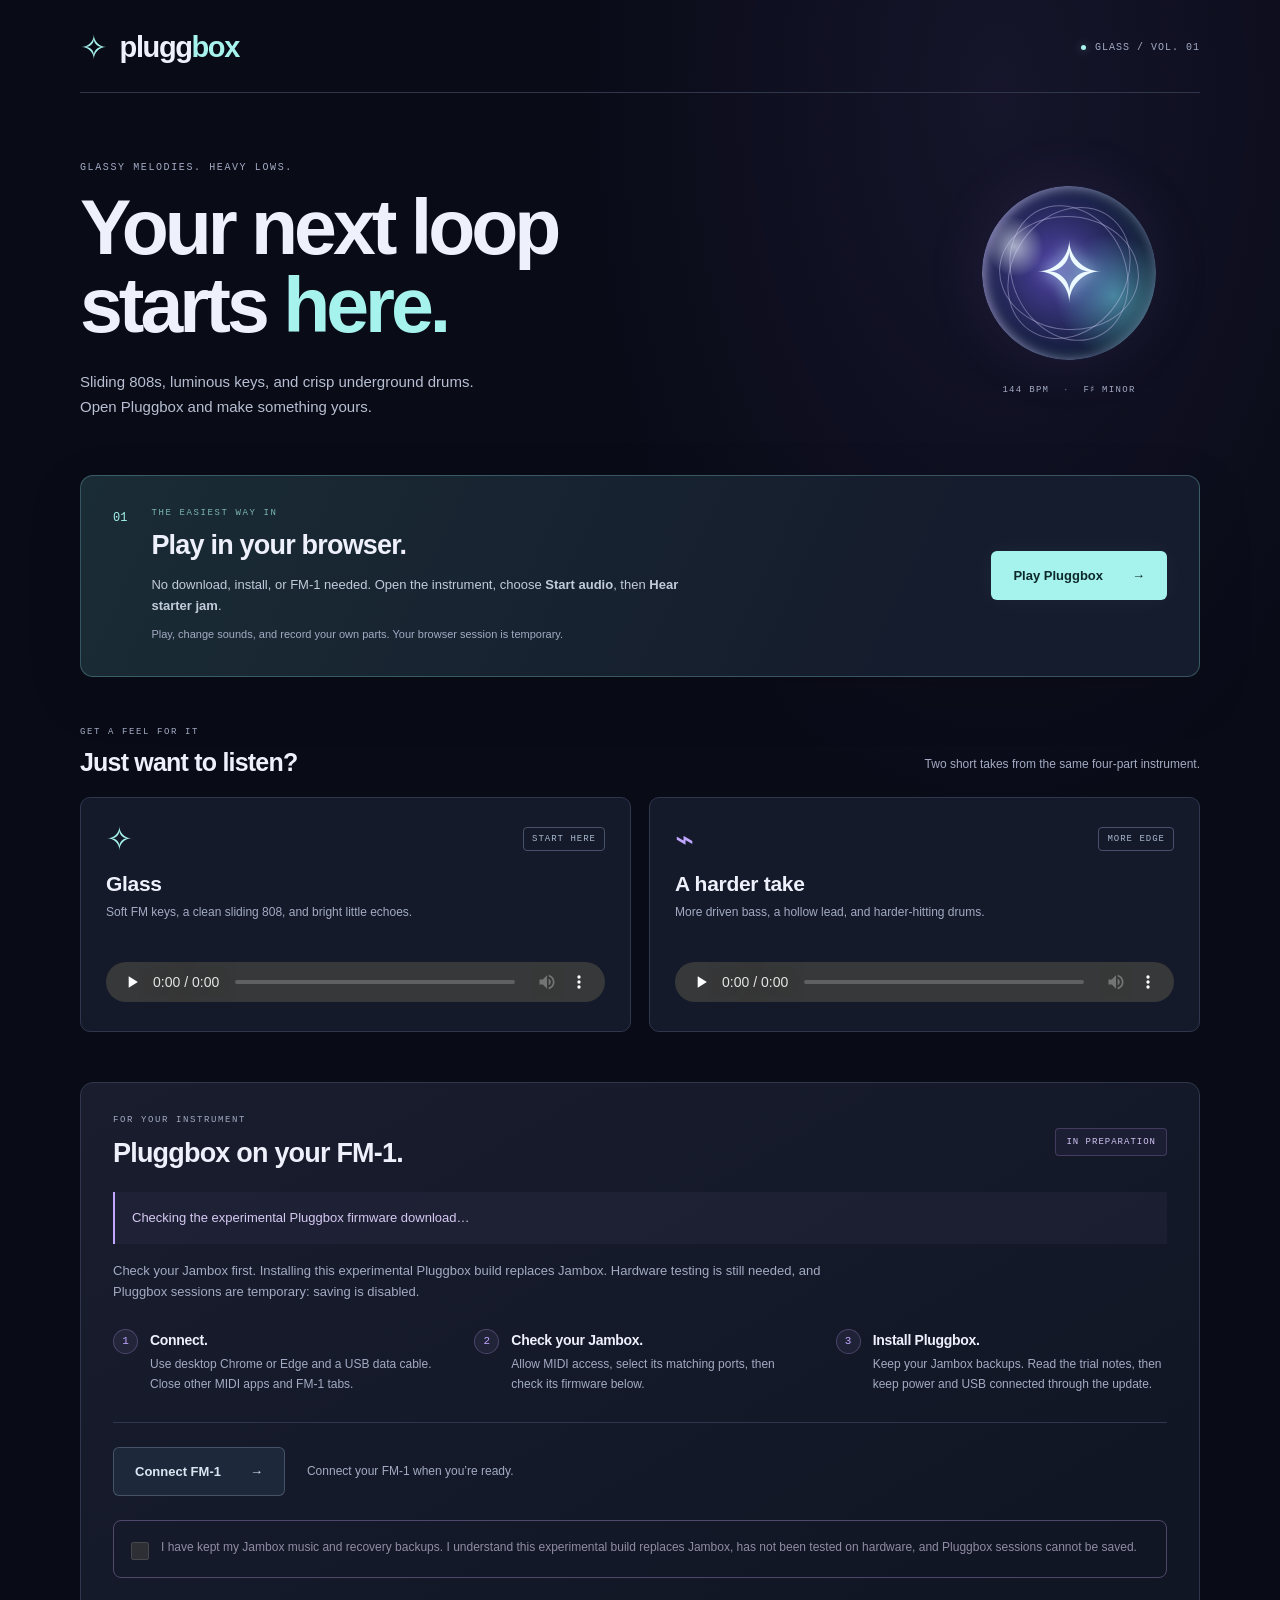
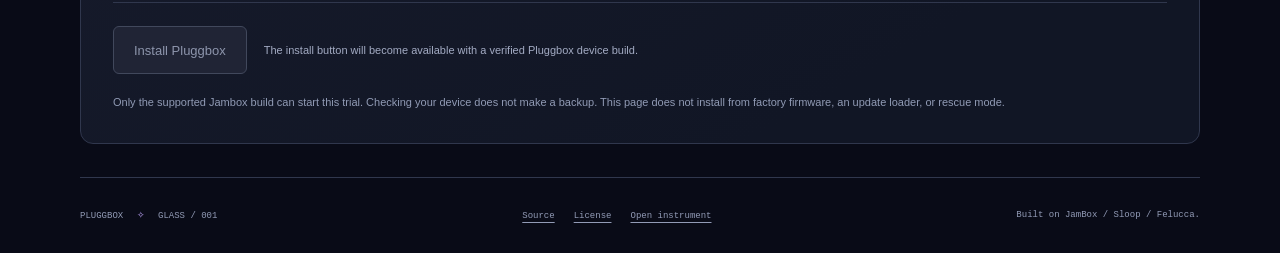
<file: index.html>
<!doctype html><html lang="en"><meta charset="utf-8"><meta name="viewport" content="width=device-width,initial-scale=1"><meta http-equiv="refresh" content="0;url=./install/"><title>Get Pluggbox</title><p><a href="./install/">Open Pluggbox</a></p></html>
</file>
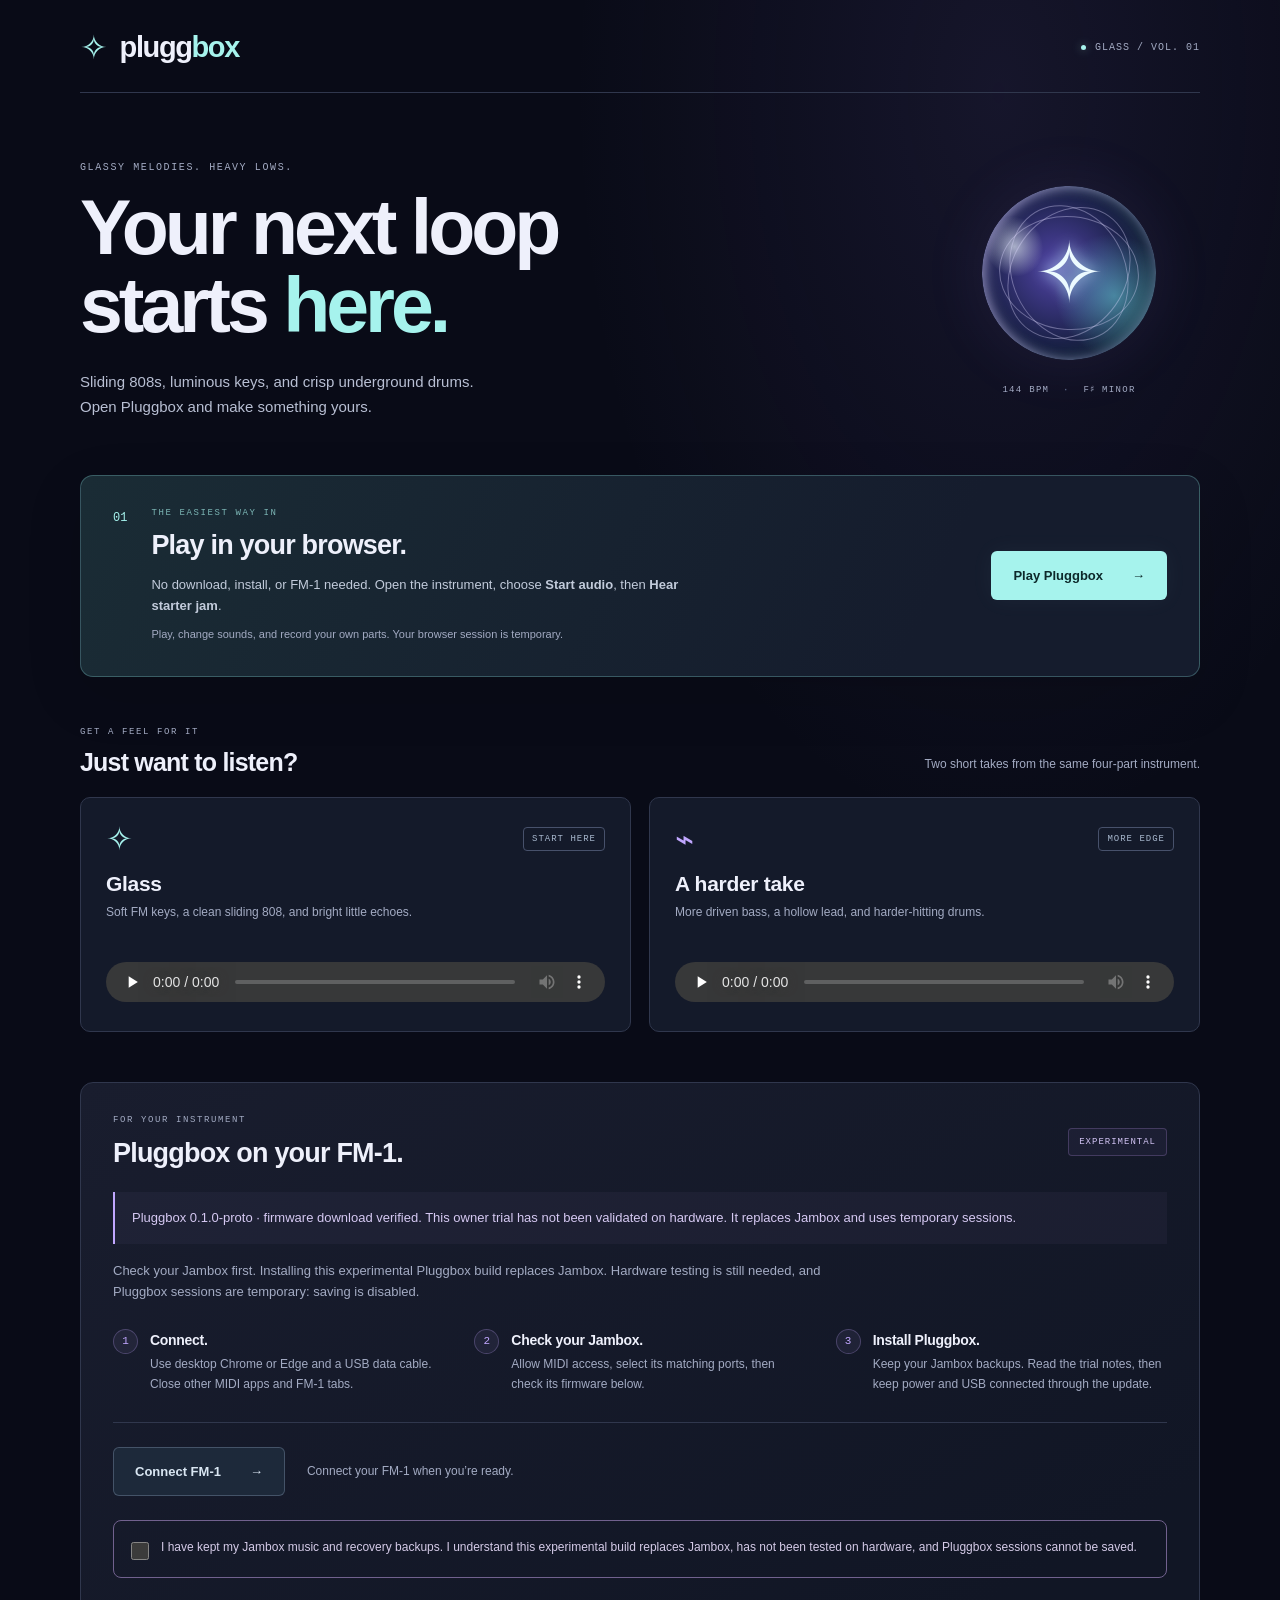
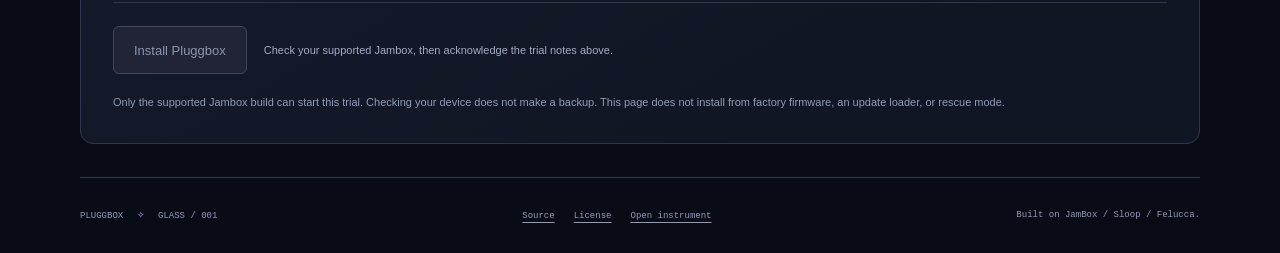
<file: install/index.html>
<!doctype html>
<html lang="en">
<head>
  <meta charset="utf-8">
  <meta name="viewport" content="width=device-width,initial-scale=1">
  <meta name="theme-color" content="#090b17">
  <meta name="description" content="Play Pluggbox in your browser, hear the Glass palette, and install the experimental Pluggbox build on a supported Jambox FM-1.">
  <title>Get Pluggbox · Glass</title>
  <link rel="stylesheet" href="style.css">
</head>
<body>
  <main class="shell">
    <header class="masthead">
      <a href="../" class="wordmark" aria-label="Pluggbox home"><span aria-hidden="true">✧</span> plugg<b>box</b></a>
      <span class="edition"><i aria-hidden="true"></i> GLASS / VOL. 01</span>
    </header>

    <section class="hero" aria-labelledby="page-title">
      <div>
        <p class="eyebrow">GLASSY MELODIES. HEAVY LOWS.</p>
        <h1 id="page-title">Your next loop<br>starts <em>here.</em></h1>
        <p class="lede">Sliding 808s, luminous keys, and crisp underground drums.<br class="desktop-break"> Open Pluggbox and make something yours.</p>
      </div>
      <div class="glass-art" aria-hidden="true"><div class="orb"><i></i><i></i><i></i><span>✧</span></div><span>144 BPM <b>·</b> F♯ MINOR</span></div>
    </section>

    <section class="play-card" aria-labelledby="play-title">
      <div class="card-number" aria-hidden="true">01</div>
      <div class="play-copy"><p class="eyebrow">THE EASIEST WAY IN</p><h2 id="play-title">Play in your browser.</h2><p>No download, install, or FM-1 needed. Open the instrument, choose <strong>Start audio</strong>, then <strong>Hear starter jam</strong>.</p><p class="small-note">Play, change sounds, and record your own parts. Your browser session is temporary.</p></div>
      <a id="play-browser" class="primary" href="../play/">Play Pluggbox <span aria-hidden="true">→</span></a>
    </section>

    <section class="listen-section" aria-labelledby="listen-title">
      <div class="section-heading"><div><p class="eyebrow">GET A FEEL FOR IT</p><h2 id="listen-title">Just want to listen?</h2></div><p>Two short takes from the same four-part instrument.</p></div>
      <div class="auditions">
        <article class="audio-card"><div class="audio-top"><span class="sound-symbol" aria-hidden="true">✧</span><span class="chip">START HERE</span></div><h3>Glass</h3><p>Soft FM keys, a clean sliding 808, and bright little echoes.</p><audio id="audio-glass" controls preload="none" aria-label="Listen to Glass starter jam"><source src="../audio/glass-starter-jam.wav" type="audio/wav">Your browser cannot play this audio. <a href="../audio/glass-starter-jam.wav">Download Glass</a>.</audio></article>
        <article class="audio-card harder"><div class="audio-top"><span class="sound-symbol" aria-hidden="true">⌁</span><span class="chip">MORE EDGE</span></div><h3>A harder take</h3><p>More driven bass, a hollow lead, and harder-hitting drums.</p><audio id="audio-harder" controls preload="none" aria-label="Listen to the harder Glass variation"><source src="../audio/glass-harder-take.wav" type="audio/wav">Your browser cannot play this audio. <a href="../audio/glass-harder-take.wav">Download harder take</a>.</audio></article>
      </div>
    </section>

    <section id="fm1" class="device-card" aria-labelledby="device-title">
      <div class="device-heading"><div><p class="eyebrow">FOR YOUR INSTRUMENT</p><h2 id="device-title">Pluggbox on your FM-1.</h2></div><span id="release-badge" class="status-badge">IN PREPARATION</span></div>
      <p id="release-status" class="release-status" role="status">Checking the Pluggbox installer…</p>
      <p class="device-intro">Check your Jambox first. Installing this experimental Pluggbox build replaces Jambox. Hardware testing is still needed, and Pluggbox sessions are temporary: saving is disabled.</p>
      <ol class="steps">
        <li><span>1</span><div><h3>Connect.</h3><p>Use desktop Chrome or Edge and a USB data cable. Close other MIDI apps and FM-1 tabs.</p></div></li>
        <li><span>2</span><div><h3>Check your Jambox.</h3><p>Allow MIDI access, select its matching ports, then check its firmware below.</p></div></li>
        <li><span>3</span><div><h3>Install Pluggbox.</h3><p>Keep your Jambox backups. Read the trial notes, then keep power and USB connected through the update.</p></div></li>
      </ol>

      <div class="device-controls">
        <button id="connect-device" class="secondary" type="button">Connect FM-1 <span aria-hidden="true">→</span></button>
        <p id="connection-status" class="connection-status" role="status" aria-live="polite">Connect your FM-1 when you’re ready.</p>
      </div>
      <fieldset id="port-fields" hidden disabled>
        <legend>Choose the matching FM-1 ports</legend>
        <div class="port-grid"><label for="midi-input">MIDI input<select id="midi-input"><option value="">Choose an input</option></select></label><label for="midi-output">MIDI output<select id="midi-output"><option value="">Choose an output</option></select></label></div>
        <p id="port-hint" class="small-note">Choose the input and output for the same instrument.</p>
        <button id="check-device" class="secondary" type="button" disabled>Check my FM-1</button>
      </fieldset>
      <div id="device-result" class="device-result" hidden><span class="result-dot" aria-hidden="true"></span><div><h3 id="result-title">Device checked</h3><p id="result-detail"></p></div></div>
      <button id="firmware-retry" class="secondary" type="button" hidden>Check firmware download again</button>
      <label class="trial-ack"><input id="trial-ack" type="checkbox" disabled><span>I have kept my Jambox music and recovery backups. I understand this experimental build replaces Jambox, has not been tested on hardware, and Pluggbox sessions cannot be saved.</span></label>
      <div class="install-gate"><button id="install-device" type="button" disabled>Install Pluggbox</button><p id="install-hint">The install button will become available with a verified Pluggbox device build.</p></div>
      <p class="device-note">Only the supported Jambox build can start this trial. Checking your device does not make a backup. This page does not install from factory firmware, an update loader, or rescue mode.</p>
      <section id="install-progress" class="install-progress" hidden aria-labelledby="progress-stage">
        <h3 id="progress-stage" tabindex="-1">Checking your FM-1.</h3><p id="progress-detail" role="status" aria-live="polite"></p>
        <ol id="stage-list"><li id="stage-check" data-state="waiting">Check Jambox</li><li id="stage-loader" data-state="waiting">Prepare loader</li><li id="stage-write" data-state="waiting">Write Pluggbox</li><li id="stage-return" data-state="waiting">Confirm instrument</li></ol>
      </section>
      <section id="install-result" class="install-result" hidden aria-labelledby="install-result-title">
        <h3 id="install-result-title" tabindex="-1"></h3><p id="install-result-detail"></p>
        <button id="download-report" class="secondary" type="button">Download installation report</button>
        <details><summary>View report</summary><pre id="report-details"></pre></details>
      </section>
    </section>

    <footer><span>PLUGGBOX <b>✧</b> GLASS / 001</span><div><a href="../pluggbox-source.tar.gz">Source</a><a href="../LICENSE.txt">License</a><a href="../play/">Open instrument</a></div><p>Built on JamBox / Sloop / Felucca.</p></footer>
  </main>
  <script type="module" src="app.js"></script>
</body>
</html>
</file>
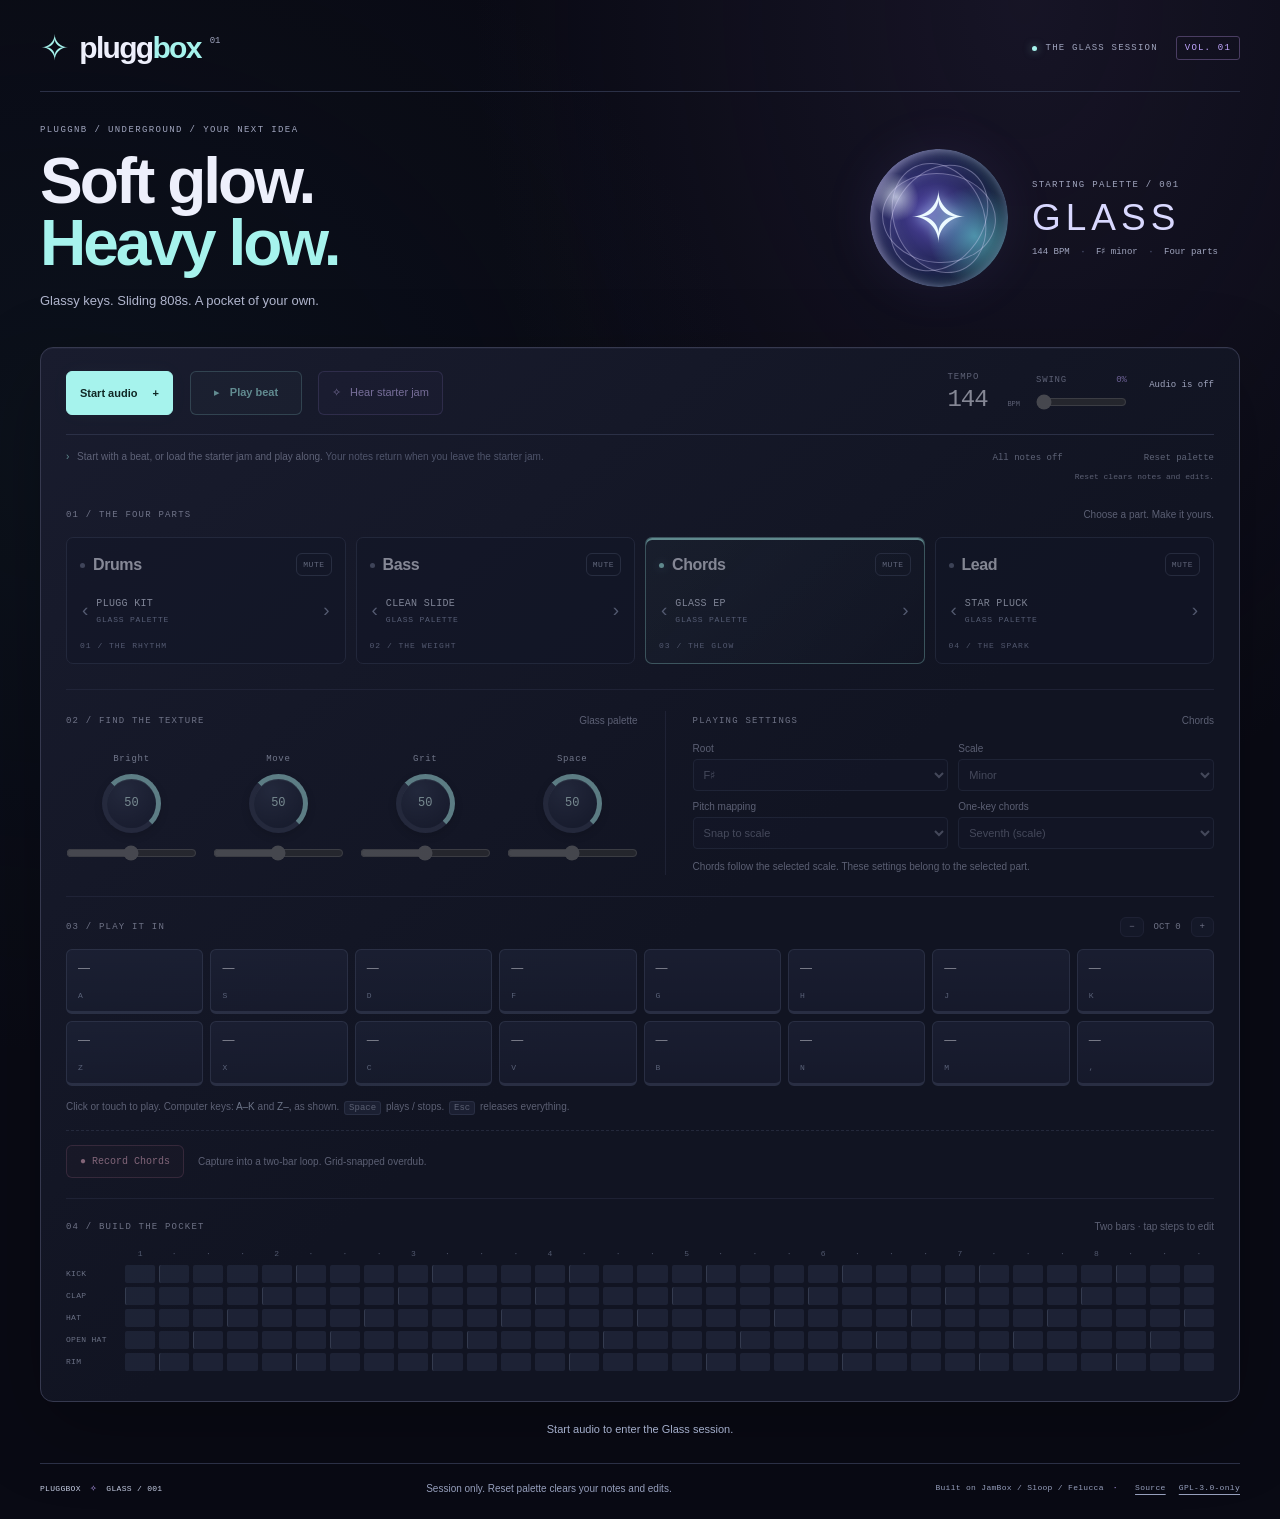
<file: play/index.html>
<!doctype html>
<html lang="en">
<head>
  <meta charset="utf-8">
  <meta name="viewport" content="width=device-width,initial-scale=1">
  <meta name="theme-color" content="#0a0b18">
  <meta name="description" content="Pluggbox — a hands-on instrument for glassy melodies, sliding 808s and underground grooves.">
  <title>Pluggbox · Glass</title>
  <link rel="stylesheet" href="style.css">
</head>
<body>
  <main class="shell">
    <header class="masthead">
      <a class="wordmark" href="./" aria-label="Pluggbox home"><span class="logo-glyph" aria-hidden="true">✧</span> plugg<span>box</span><sup>01</sup></a>
      <div class="edition"><span class="edition-dot"></span> THE GLASS SESSION <b>VOL. 01</b></div>
    </header>

    <section class="intro">
      <div><p class="eyebrow">PLUGGNB / UNDERGROUND / YOUR NEXT IDEA</p><h1>Soft glow.<br><span>Heavy low.</span></h1><p class="lede">Glassy keys. Sliding 808s. A pocket of your own.</p></div>
      <div class="palette-tag"><span class="glass-object" aria-hidden="true"><i></i><i></i><i></i><b>✧</b></span><div><small>STARTING PALETTE / 001</small><strong>GLASS</strong><span>144 BPM <b>·</b> F♯ minor <b>·</b> Four parts</span></div></div>
    </section>

    <section class="instrument" aria-label="Pluggbox instrument">
      <div class="transport">
        <button id="audio-start" class="start-audio">Start audio <span aria-hidden="true">+</span></button>
        <fieldset id="transport-controls" disabled>
          <button id="play" class="play" aria-pressed="false"><span aria-hidden="true">▸</span> <span id="play-label">Play beat</span></button>
          <button id="demo" class="demo" aria-pressed="false"><span aria-hidden="true">✧</span> <span id="demo-label">Hear starter jam</span></button>
          <label class="tempo">TEMPO <span><input id="tempo" type="number" min="40" max="240" value="144" aria-label="Tempo"> <small>BPM</small></span></label>
          <label class="swing">SWING <output id="swing-value">0%</output><input id="swing" type="range" min="0" max="100" value="0" aria-label="Swing"></label>
        </fieldset>
        <div class="output"><span id="audio-status" role="status">Audio is off</span><meter id="meter" min="0" max="1" value="0" aria-label="Audio output level"></meter></div>
      </div>

      <fieldset id="instrument-controls" disabled>
        <div class="session-strip"><p><span class="signal-mark" aria-hidden="true">›</span> Start with a beat, or load the starter jam and play along. <span class="session-note">Your notes return when you leave the starter jam.</span></p><div class="session-actions"><button id="panic" class="quiet">All notes off</button><div class="reset-control"><button id="reset" class="quiet" aria-describedby="reset-hint">Reset palette</button><span id="reset-hint">Reset clears notes and edits.</span></div></div></div>
        <div class="section-label"><span>01 / THE FOUR PARTS</span><span>Choose a part. Make it yours.</span></div>
        <div id="parts" class="parts"></div>

        <div class="workbench">
          <section class="shape">
            <div class="section-label"><span>02 / FIND THE TEXTURE</span><span id="selected-sound">Glass palette</span></div>
            <div id="macros" class="macros"></div>
          </section>
          <section class="key-settings">
            <div class="section-label"><span>PLAYING SETTINGS</span><span id="setting-part">Chords</span></div>
            <div id="melodic-settings" class="settings-grid">
              <label>Root<select id="root" aria-label="Root note"><option value="0">C</option><option value="1">C♯</option><option value="2">D</option><option value="3">D♯</option><option value="4">E</option><option value="5">F</option><option value="6" selected>F♯</option><option value="7">G</option><option value="8">G♯</option><option value="9">A</option><option value="10">A♯</option><option value="11">B</option></select></label>
              <label>Scale<select id="scale" aria-label="Scale"><option value="0">Chromatic</option><option value="1">Major</option><option value="2" selected>Minor</option><option value="3">Dorian</option><option value="4">Mixolydian</option><option value="5">Major pentatonic</option><option value="6">Minor pentatonic</option><option value="7">Harmonic minor</option><option value="8">Phrygian</option><option value="9">Lydian</option><option value="10">Locrian</option><option value="11">Melodic minor</option><option value="12">Blues</option><option value="13">Whole tone</option><option value="14">Diminished H/W</option><option value="15">Diminished W/H</option></select></label>
              <label>Pitch mapping<select id="quant" aria-label="Pitch mapping"><option value="0">Off</option><option value="1" selected>Snap to scale</option><option value="2">White keys → scale</option></select></label>
              <label>One-key chords<select id="chord" aria-label="One-key chords"><option value="0">Off</option><option value="1">Triad (scale)</option><option value="2" selected>Seventh (scale)</option><option value="3">Ninth (scale)</option><option value="4">Sus 4 (scale)</option><option value="5">Power</option><option value="6">Major</option><option value="7">Minor</option><option value="8">Diminished</option></select></label>
            </div>
            <p id="drum-settings" hidden>The pads play the kit’s sixteen drum sounds. Tap a step below to change the groove.</p>
            <p class="small-note" id="playing-hint">Chords follow the selected scale. These settings belong to the selected part.</p>
          </section>
        </div>

        <section class="performance">
          <div class="section-label"><span>03 / PLAY IT IN</span><div class="octaves"><button id="octave-down" aria-label="Octave down">−</button><span>OCT <output id="octave-value">0</output></span><button id="octave-up" aria-label="Octave up">+</button></div></div>
          <div id="pads" class="pads" aria-label="Performance pads"></div>
          <p class="pad-help">Click or touch to play. Computer keys: <b>A–K</b> and <b>Z–,</b> as shown. <kbd>Space</kbd> plays / stops. <kbd>Esc</kbd> releases everything.</p>
          <div class="capture"><button id="record" aria-pressed="false">● Record Chords</button><p id="record-hint">Capture into a two-bar loop. Grid-snapped overdub.</p></div>
        </section>

        <section class="groove">
          <div class="section-label"><span>04 / BUILD THE POCKET</span><span>Two bars · tap steps to edit</span></div>
          <div class="groove-scroll"><div id="drum-grid" class="drum-grid" aria-label="Drum sequencer"></div></div>
        </section>
      </fieldset>
    </section>
    <p id="message" class="message" role="status">Start audio to enter the Glass session.</p>
    <footer><span class="footer-wordmark">PLUGGBOX <b>✧</b> GLASS / 001</span><p>Session only. Reset palette clears your notes and edits.</p><span class="source-links">Built on JamBox / Sloop / Felucca <b>·</b> <a href="../pluggbox-source.tar.gz">Source</a> <a href="../LICENSE.txt">GPL-3.0-only</a></span></footer>
  </main>
  <script type="module" src="app.js"></script>
</body>
</html>
</file>
<file: install/style.css>
/* SPDX-License-Identifier: GPL-3.0-only */
:root { color-scheme: dark; font-family: Arial, Helvetica, sans-serif; color: #eef0fb; background: #090b17; --muted:#a3abc3; --line:#30374d; --cyan:#a6f3ed; --lilac:#c1a7ff; --mono:ui-monospace,SFMono-Regular,Consolas,monospace; }
* { box-sizing:border-box; }
[hidden] { display:none!important; }
body { margin:0; background:radial-gradient(ellipse at 78% 5%,#6654a923,transparent 30%),#090b17; }
a { color:inherit; text-underline-offset:4px; }
button,select { font:inherit; }
button,a,select,audio { -webkit-tap-highlight-color:transparent; }
button { cursor:pointer; }
button:disabled { cursor:default; }
:focus-visible { outline:2px solid var(--cyan); outline-offset:4px; }
.shell { width:min(1120px,calc(100% - 64px)); margin:auto; }
.masthead { padding:28px 0 25px; display:flex; justify-content:space-between; align-items:center; border-bottom:1px solid var(--line); }
.wordmark { display:flex; align-items:center; gap:9px; text-decoration:none; font-size:29px; font-weight:800; letter-spacing:-1.4px; }
.wordmark>span { font-weight:400; color:var(--cyan); font-size:33px; margin-right:4px; }
.wordmark>b { margin-left:-9px; color:var(--cyan); }
.edition { display:flex; align-items:center; gap:9px; font:10px var(--mono); letter-spacing:1px; color:var(--muted); }
.edition i { height:5px; width:5px; background:var(--cyan); border-radius:50%; box-shadow:0 0 10px #a6f3ed70; }
.hero { padding:69px 0 55px; display:flex; justify-content:space-between; align-items:center; gap:36px; }
.eyebrow { color:var(--muted); font:10px var(--mono); letter-spacing:1.6px; margin:0 0 16px; }
h1 { font-size:clamp(47px,6.4vw,77px); line-height:1.01; letter-spacing:-4px; margin:0 0 24px; font-weight:800; }
h1 em { font-style:normal; color:var(--cyan); }
.lede { font-size:15px; line-height:1.7; color:#b8bfd3; margin:0; }
.glass-art { display:grid; gap:24px; justify-items:center; padding:0 44px 0 0; }
.glass-art>span { font:9px var(--mono); letter-spacing:1.3px; color:var(--muted); }
.glass-art>span b { color:#5b6683; padding:0 7px; }
.orb { height:174px; width:174px; position:relative; overflow:hidden; border-radius:50%; background:radial-gradient(ellipse at 28% 23%,#f1fbff9f,transparent 16%),radial-gradient(ellipse at 68% 73%,#79ffff70,transparent 35%),radial-gradient(ellipse at 45% 44%,#5144a7,#111b37 65%); box-shadow:inset -7px -5px 17px #a6f3ed25,inset 3px 3px 12px #d4c6ff90,0 0 65px #a083ff18; transform:rotate(-25deg); }
.orb i { position:absolute; inset:17px 30px; border:1px solid #dedaff60; border-radius:50%; }
.orb i:nth-child(2) { transform:rotate(60deg); }.orb i:nth-child(3) { transform:rotate(120deg); }
.orb>span { position:absolute; inset:0; display:grid; place-items:center; font-size:84px; color:#ecfaff; text-shadow:0 0 15px #c7faff; transform:rotate(25deg); }
h2 { font-size:27px; letter-spacing:-.8px; line-height:1.15; margin:0 0 13px; }
h3 { margin:0; font-size:17px; letter-spacing:-.3px; }
p { line-height:1.65; }
.play-card { display:flex; gap:24px; align-items:center; padding:32px; border:1px solid #6badaf65; background:linear-gradient(115deg,#1a2c35,#151c2d 75%); border-radius:13px; box-shadow:0 18px 55px #00000020; }
.card-number { font:12px var(--mono); align-self:flex-start; padding-top:3px; color:var(--cyan); }
.play-copy { flex:1; }
.play-copy .eyebrow { color:#a6f3edb0; font-size:9px; margin-bottom:12px; }
.play-copy>p:not(.eyebrow) { margin:0; max-width:540px; color:#c2cbdb; font-size:13px; }
.play-copy .small-note { margin-top:9px!important; color:var(--muted)!important; font-size:11px!important; }
.primary,.secondary { display:inline-flex; justify-content:center; gap:29px; align-items:center; border:1px solid transparent; border-radius:6px; padding:16px 21px; font-size:13px; font-weight:700; text-decoration:none; white-space:nowrap; min-height:48px; }
.primary { background:var(--cyan); color:#0d292b; box-shadow:0 0 25px #a6f3ed0c; }
.primary:hover { background:#c7fffa; }
.secondary { border-color:#798ca66b; background:#1d293a; color:#d9e6f2; }
.secondary:hover:not(:disabled) { background:#29394c; border-color:var(--cyan); }
.secondary:disabled { opacity:.45; }
.listen-section { padding:50px 0; }
.section-heading { display:flex; justify-content:space-between; align-items:flex-end; gap:20px; margin-bottom:21px; }
.section-heading .eyebrow { margin-bottom:11px; font-size:9px; }
.section-heading h2 { font-size:25px; margin:0; }
.section-heading>p { font-size:12px; color:var(--muted); margin:0 0 2px; }
.auditions { display:grid; grid-template-columns:1fr 1fr; gap:18px; }
.audio-card { min-width:0; padding:25px; background:#141a2a; border:1px solid var(--line); border-radius:10px; }
.audio-top { display:flex; justify-content:space-between; align-items:center; margin-bottom:17px; }
.sound-symbol { font-size:32px; color:var(--cyan); line-height:1; }
.harder .sound-symbol { color:var(--lilac); }
.chip { color:#a8b8ce; font:9px var(--mono); letter-spacing:1px; border:1px solid #47516b; border-radius:4px; padding:6px 8px; }
.audio-card h3 { font-size:21px; margin-bottom:7px; }
.audio-card p { color:var(--muted); font-size:12px; margin:0 0 19px; min-height:40px; }
audio { width:100%; height:40px; }
.device-card { border:1px solid var(--line); border-radius:13px; padding:32px; background:linear-gradient(150deg,#191d2e,#111625 80%); }
.device-heading { display:flex; justify-content:space-between; align-items:center; gap:25px; }
.device-heading .eyebrow { font-size:9px; margin-bottom:13px; }
.device-heading h2 { margin-bottom:0; }
.status-badge { font:9px var(--mono); letter-spacing:1px; padding:8px 10px; color:#d1c3f3; background:#9373c412; border:1px solid #8c72b657; border-radius:4px; white-space:nowrap; }
.release-status { margin:23px 0 0; padding:15px 17px; border-left:2px solid var(--lilac); background:#8b74b711; color:#d6c9f3; font-size:13px; }
.device-intro { margin:16px 0 26px; font-size:13px; color:var(--muted); max-width:760px; }
.steps { list-style:none; padding:0 0 28px; margin:0; display:grid; grid-template-columns:repeat(3,minmax(0,1fr)); gap:30px; border-bottom:1px solid var(--line); }
.steps li { display:flex; gap:12px; }
.steps li>span { width:25px; height:25px; display:grid; place-items:center; background:#c1a7ff12; border:1px solid #c1a7ff40; color:var(--lilac); font:11px var(--mono); border-radius:50%; flex-shrink:0; }
.steps h3 { font-size:14px; margin:3px 0 7px; }
.steps p { margin:0; font-size:12px; color:var(--muted); }
.device-controls { display:flex; align-items:center; gap:22px; margin:24px 0; }
.connection-status { font-size:12px; color:var(--muted); margin:0; }
.connection-status[data-tone=error] { color:#ffb1ba; }
fieldset { min-width:0; margin:22px 0; padding:20px; border:1px solid var(--line); border-radius:8px; }
legend { color:#d3d9eb; font-size:12px; padding:0 6px; }
.port-grid { display:grid; grid-template-columns:1fr 1fr; gap:17px; }
label { display:grid; gap:8px; color:var(--muted); font-size:12px; }
select { width:100%; min-width:0; padding:12px; background:#101727; border:1px solid #46516c; border-radius:5px; color:#e4e9f4; }
.small-note { color:var(--muted); font-size:11px; }
.device-result { display:flex; gap:12px; border:1px solid #a6f3ed45; background:#a6f3ed08; border-radius:8px; padding:17px; margin:22px 0; }
.result-dot { width:6px; height:6px; border-radius:50%; background:var(--cyan); margin-top:6px; flex-shrink:0; }
.device-result h3 { font-size:14px; margin-bottom:5px; }
.device-result p { font-size:12px; color:var(--muted); margin:0; }
.install-gate { display:flex; align-items:center; gap:17px; border-top:1px solid var(--line); padding-top:23px; }
.install-gate button { border:1px solid #41485c; background:#202435; color:#8d95ac; font-size:13px; border-radius:6px; min-height:48px; padding:13px 20px; white-space:nowrap; }
.install-gate p { font-size:11px; color:var(--muted); margin:0; max-width:450px; }
.device-note { color:#919bb5; font-size:11px; margin:19px 0 0; }
footer { padding:30px 0; margin-top:33px; border-top:1px solid var(--line); display:flex; flex-wrap:wrap; align-items:center; justify-content:space-between; gap:15px; color:#929bb6; font:9px var(--mono); }
footer b { color:var(--lilac); padding:0 8px; font-weight:400; }
footer div { display:flex; gap:19px; }
footer p { margin:0; }
@media(max-width:850px) { .shell { width:calc(100% - 40px); }.hero { padding:48px 0 39px; gap:24px; }.glass-art { padding-right:0; }.orb { width:140px; height:140px; }.orb>span { font-size:68px; }.play-card { flex-wrap:wrap; padding:25px; }.play-copy { flex-basis:calc(100% - 60px); }.play-card .primary { margin-left:43px; }.steps { gap:19px; }.steps li { display:block; }.steps li>span { margin-bottom:12px; }.device-card { padding:25px; }.section-heading { display:block; }.section-heading>p { margin-top:10px; } }
@media(max-width:560px) { .shell { width:calc(100% - 30px); }.masthead { padding:23px 0 20px; }.wordmark { font-size:25px; }.wordmark>span { font-size:28px; }.edition { font-size:8px; letter-spacing:.3px; }.hero { position:relative; padding:40px 0 32px; align-items:flex-start; }.hero>div:first-child { z-index:1; }.eyebrow { font-size:8px; letter-spacing:1px; }h1 { font-size:49px; letter-spacing:-2.5px; margin-bottom:20px; }.lede { font-size:13px; max-width:265px; }.desktop-break { display:none; }.glass-art { position:absolute; right:0; top:73px; opacity:.55; transform:translateX(10px); }.orb { height:96px; width:96px; }.orb i { inset:11px 18px; }.orb>span { font-size:48px; }.glass-art>span { display:none; }.hero h1 { max-width:300px; }.play-card { padding:24px 20px; gap:13px; }.card-number { display:none; }.play-copy { flex-basis:100%; }.play-card .primary { margin:6px 0 0; width:100%; }.play-copy>p:not(.eyebrow) { font-size:12px; }h2 { font-size:24px; }.listen-section { padding:34px 0; }.section-heading h2 { font-size:23px; }.auditions { grid-template-columns:1fr; gap:13px; }.audio-card { padding:22px; }.audio-card p { min-height:0; }.device-card { padding:24px 19px; }.device-heading { flex-direction:column; align-items:flex-start; gap:17px; }.device-heading h2 { font-size:24px; }.release-status { font-size:12px; padding:13px; margin-top:20px; }.device-intro { font-size:12px; }.steps { grid-template-columns:1fr; gap:19px; padding-bottom:22px; }.steps li { display:flex; gap:12px; }.steps li>span { margin:0; }.steps p { font-size:12px; }.device-controls { flex-direction:column; align-items:stretch; gap:13px; }.device-controls .secondary { width:100%; }.port-grid { grid-template-columns:1fr; }fieldset { padding:17px 12px; }.install-gate { flex-direction:column; align-items:stretch; gap:10px; }.install-gate p { text-align:center; }.device-note { line-height:1.6; }footer { margin-top:25px; justify-content:flex-start; gap:20px; }footer>span,footer p { width:100%; } }
@media(prefers-reduced-motion:reduce) { * { scroll-behavior:auto!important; } }
.trial-ack { display:flex; align-items:flex-start; gap:12px; margin:24px 0; padding:17px; border:1px solid #71618e; border-radius:8px; color:#d5cbe8; line-height:1.6; }
.trial-ack input { margin:4px 0 0; width:18px; height:18px; flex-shrink:0; accent-color:var(--cyan); }
.trial-ack:has(input:disabled) { opacity:.65; }
.install-gate button:not(:disabled) { color:#0d292b; background:var(--cyan); border-color:var(--cyan); font-weight:700; }
.install-gate button:not(:disabled):hover { background:#c7fffa; }
.install-progress,.install-result { margin-top:25px; padding:22px; border:1px solid #a6f3ed45; border-radius:8px; background:#a6f3ed08; }
.install-progress h3,.install-result h3 { color:var(--cyan); font-size:18px; }
.install-progress p,.install-result p { color:#bfc8dc; font-size:13px; }
#stage-list { list-style:none; padding:0; display:grid; grid-template-columns:repeat(4,minmax(0,1fr)); gap:12px; margin:24px 0 0; }
#stage-list li { border-top:2px solid #39445e; padding-top:12px; color:#8692ad; font-size:11px; line-height:1.5; }
#stage-list li[data-state=active] { color:var(--cyan); border-color:var(--cyan); }
#stage-list li[data-state=done] { color:#c0d6d5; border-color:#638d89; }
.install-result details { margin-top:20px; font-size:12px; color:var(--muted); }
.install-result summary { cursor:pointer; }
#report-details { white-space:pre-wrap; overflow-wrap:anywhere; font:10px/1.6 var(--mono); }
@media(max-width:560px) { #stage-list { grid-template-columns:1fr 1fr; }.install-progress,.install-result { padding:17px; }.trial-ack { padding:13px; }.install-result .secondary { white-space:normal; width:100%; } }

@media(max-width:560px) { .hero { overflow:clip; } }
</file>
<file: play/style.css>
/* SPDX-License-Identifier: GPL-3.0-only */
:root {
  color-scheme: dark;
  font-family: Arial, Helvetica, sans-serif;
  color: #edeffb;
  background: #090a14;
  font-synthesis: none;
  --ink: #edeffb;
  --muted: #a0a5be;
  --line: #2b3046;
  --paper: #141727;
  --cyan: #a6f3ed;
  --lilac: #c1a7ff;
  --mono: ui-monospace, SFMono-Regular, Consolas, monospace;
}
* { box-sizing: border-box; }
body { margin: 0; background: radial-gradient(ellipse at 80% 0%, #32284955, transparent 38%), radial-gradient(ellipse at 5% 30%, #19384728, transparent 40%), #090a14; }
button, input, select { color: inherit; font: inherit; }
button, select, input[type=range] { cursor: pointer; }
button { border: 1px solid var(--line); background: #191d30; border-radius: 6px; padding: 10px 13px; transition: background .15s, border-color .15s; }
button:hover:enabled { background: #252a41; border-color: #697188; }
button:focus-visible, input:focus-visible, select:focus-visible, a:focus-visible { outline: 2px solid var(--cyan); outline-offset: 4px; }
button:disabled { cursor: default; }
fieldset { min-width: 0; padding: 0; margin: 0; border: 0; }
fieldset:disabled { opacity: .52; }
a { color: inherit; text-underline-offset: 4px; }
.shell { max-width: 1280px; margin: auto; padding: 28px 40px 24px; }
.masthead { display: flex; justify-content: space-between; align-items: center; border-bottom: 1px solid var(--line); padding-bottom: 23px; }
.wordmark { display: flex; align-items: center; text-decoration: none; gap: 5px; font-size: 30px; font-weight: 900; letter-spacing: -1.7px; }
.wordmark>span:not(.logo-glyph) { color: var(--cyan); margin-left: -5px; }
.wordmark .logo-glyph { color: var(--cyan); font-size: 35px; margin-right: 7px; font-weight: 400; }
.wordmark sup { color: var(--muted); font: 9px var(--mono); margin: -14px 0 0 4px; letter-spacing: 0; }
.edition { display: flex; align-items: center; gap: 9px; font: 9px var(--mono); letter-spacing: 1.2px; color: var(--muted); }
.edition-dot { width: 5px; height: 5px; background: var(--cyan); box-shadow: 0 0 9px #a6f3ed80; border-radius: 100%; }
.edition b { color: var(--lilac); font-weight: 400; border: 1px solid #4a3d62; border-radius: 3px; padding: 6px 8px; margin-left: 9px; }
.intro { display: flex; justify-content: space-between; align-items: center; gap: 30px; padding: 33px 0 35px; }
.eyebrow { font: 9px var(--mono); color: var(--muted); letter-spacing: 1.4px; margin: 0 0 15px; }
h1 { font-size: clamp(42px, 5vw, 65px); line-height: .97; letter-spacing: -3px; margin: 0 0 17px; font-weight: 800; }
h1 span { color: var(--cyan); }
.lede { color: #b0b5cd; font-size: 13px; margin: 0; line-height: 1.6; }
.palette-tag { display: flex; gap: 24px; align-items: center; padding: 10px 22px 10px 0; }
.palette-tag>div { display: grid; gap: 7px; }
.palette-tag small { color: var(--muted); font: 9px var(--mono); letter-spacing: 1.3px; }
.palette-tag strong { font-size: 37px; font-weight: 500; letter-spacing: 5px; color: #d9d8ff; }
.palette-tag div>span { font: 9px var(--mono); color: var(--muted); }
.palette-tag div>span>b { font-weight: normal; color: #555c7c; padding: 0 5px; }
.glass-object { overflow: hidden; display: block; position: relative; width: 138px; height: 138px; border-radius: 50%; background: radial-gradient(ellipse at 28% 23%, #f1fbffb0, transparent 16%), radial-gradient(ellipse at 68% 73%, #79ffff80, transparent 35%), radial-gradient(ellipse at 45% 44%, #5144a7, #111b37 65%); box-shadow: inset -7px -5px 17px #a6f3ed25, inset 3px 3px 12px #d4c6ff90, 0 0 55px #a083ff15; transform: rotate(-25deg); }
.glass-object i { position: absolute; inset: 12px 24px; border: 1px solid #dedaff60; border-radius: 50%; box-shadow: inset 3px 0 8px #b2a6ff20; }
.glass-object i:nth-child(2) { transform: rotate(60deg); }
.glass-object i:nth-child(3) { transform: rotate(120deg); }
.glass-object b { position: absolute; inset: 0; display: grid; place-items: center; color: #ecfaff; font-size: 70px; font-weight: normal; text-shadow: 0 0 13px #c7faff; transform: rotate(25deg); }
.instrument { padding: 23px 25px; border: 1px solid #36394f; border-radius: 13px; background: linear-gradient(140deg, #191c2e, #111422 55%); box-shadow: 0 25px 80px #00000040, inset 0 1px 0 #b3baff0b; }
.transport { display: flex; align-items: center; gap: 17px; padding-bottom: 19px; border-bottom: 1px solid var(--line); }
.start-audio { color: #102725; background: var(--cyan); border-color: var(--cyan); font-size: 11px; font-weight: 700; min-height: 44px; white-space: nowrap; box-shadow: 0 0 20px #a6f3ed08; }
.start-audio span { padding-left: 12px; }
.start-audio:hover:enabled { color: #102725; background: #c2fff9; border-color: #c2fff9; }
.start-audio.started { color: #b8c8d3; background: #20263a; border-color: #3c4960; }
#transport-controls { flex: 1; display: flex; align-items: center; gap: 16px; }
.play, .demo { font-size: 11px; min-height: 44px; white-space: nowrap; }
.play { color: var(--cyan); background: #a6f3ed0c; border-color: #a6f3ed55; font-weight: 700; min-width: 112px; }
.play>span:first-child { margin-right: 7px; }
.play[aria-pressed=true] { color: #101e21; background: var(--cyan); border-color: var(--cyan); }
.play[aria-pressed=true]:hover:enabled { color: #101e21; background: #c2fff9; }
.demo { color: #d0bcff; border-color: #a790e94a; background: #9a79ef0d; }
.demo>span:first-child { margin-right: 6px; }
.demo[aria-pressed=true] { background: #aa8be833; border-color: #baa1fa; }
.tempo { display: flex; flex-direction: column; gap: 4px; margin-left: auto; font: 9px var(--mono); letter-spacing: 1px; color: var(--muted); }
.tempo>span { display: flex; gap: 5px; align-items: baseline; }
.tempo input { appearance: textfield; width: 55px; padding: 0; background: transparent; border: 0; font: 24px var(--mono); letter-spacing: -1px; color: var(--ink); }
.tempo input::-webkit-inner-spin-button { display: none; }
.tempo small { font-size: 7px; letter-spacing: 0; }
.swing { display: grid; grid-template-columns: 1fr auto; gap: 9px; width: 91px; font: 9px var(--mono); letter-spacing: .8px; color: var(--muted); }
.swing output { color: var(--lilac); letter-spacing: 0; }
.swing input { grid-column: 1/-1; width: 100%; margin: 0; accent-color: var(--lilac); }
.output { display: grid; gap: 10px; text-align: right; color: var(--muted); font: 9px var(--mono); }
meter { width: 70px; height: 5px; appearance: none; }
meter::-webkit-meter-bar { background: #30354a; border: 0; border-radius: 0; }
meter::-webkit-meter-optimum-value { background: var(--cyan); }
.session-strip { display: flex; align-items: baseline; justify-content: space-between; gap: 12px; margin: 11px 0 22px; }
.session-strip p { font-size: 10px; line-height: 1.7; color: var(--muted); margin: 0; }
.signal-mark { color: var(--cyan); padding-right: 5px; }
.session-note { display: inline-block; color: #858da9; }
.session-actions { display: flex; flex-shrink: 0; align-items: flex-start; gap: 12px; }
.reset-control { display: flex; flex-direction: column; align-items: flex-end; gap: 1px; }
#reset-hint { color: var(--muted); font: 8px/1.5 var(--mono); }
.quiet { background: transparent; border: 0; padding: 7px 0; font: 9px var(--mono); color: #a7aec6; }
.quiet:hover:enabled { background: transparent; color: var(--cyan); }
.section-label { display: flex; justify-content: space-between; align-items: center; gap: 12px; margin-bottom: 12px; min-height: 20px; color: #c3c8e0; font: 9px var(--mono); letter-spacing: 1.2px; }
.section-label>span:nth-child(2) { color: var(--muted); font: 10px Arial, sans-serif; letter-spacing: 0; }
.parts { display: grid; grid-template-columns: repeat(4, minmax(0, 1fr)); gap: 10px; margin-bottom: 25px; }
.part { min-width: 0; background: #131727; border: 1px solid #30364d; border-radius: 7px; padding: 13px; position: relative; overflow: hidden; }
.part.selected { background: linear-gradient(135deg, #a6f3ed12, #a6f3ed03); border-color: #a6f3ed85; box-shadow: inset 0 2px 0 var(--cyan), 0 0 17px #a6f3ed04; }
.part.muted { opacity: .58; }
.part-head { display: flex; align-items: center; gap: 7px; justify-content: space-between; }
.part-select { padding: 5px 0; flex: 1; background: transparent; border: 0; text-align: left; font-size: 16px; font-weight: 600; letter-spacing: -.4px; }
.part-select:hover:enabled { background: transparent; color: var(--cyan); }
.part-select:before { content: ''; display: inline-block; vertical-align: middle; width: 5px; height: 5px; border-radius: 50%; background: #656c86; margin-right: 8px; }
.part.selected .part-select:before { background: var(--cyan); box-shadow: 0 0 8px #a6f3ed66; }
.part .mute { padding: 6px; border: 1px solid #3b425a; background: transparent; color: #a8b0ca; font: 8px var(--mono); letter-spacing: .5px; }
.part .mute[aria-pressed=true] { background: #525c79; color: #fff; }
.sound-browser { display: flex; align-items: center; gap: 6px; margin-top: 14px; }
.sound-browser button { padding: 6px 2px; border: 0; background: transparent; color: #909ab7; font-size: 19px; }
.sound-browser button:hover:enabled { color: var(--cyan); background: transparent; }
.sound-name { min-width: 0; flex: 1; font: 10px/1.5 var(--mono); letter-spacing: .3px; color: #e0e7fb; }
.sound-number { display: block; margin-top: 4px; font: 8px var(--mono); letter-spacing: .8px; color: #949fbf; }
.part-mark { margin-top: 14px; font: 8px var(--mono); letter-spacing: 1px; color: #8d96b5; }
.workbench { display: grid; grid-template-columns: 1.15fr 1fr; gap: 27px; border-top: 1px solid var(--line); border-bottom: 1px solid var(--line); padding: 21px 0; }
.shape { border-right: 1px solid var(--line); padding-right: 27px; }
.macros { display: grid; grid-template-columns: repeat(4, minmax(0, 1fr)); gap: 16px; padding-top: 11px; }
.macro { display: flex; flex-direction: column; align-items: center; min-width: 0; gap: 10px; }
.macro-title { font: 9px var(--mono); letter-spacing: .7px; color: #c7cfe6; }
.macro output { display: grid; place-items: center; width: 59px; height: 59px; border: 5px solid #343a52; border-top-color: #a0dcdd; border-right-color: #a0dcdd; border-radius: 50%; background: radial-gradient(circle at 35% 25%, #323951, #171c2f); box-shadow: 0 3px 8px #0004, inset 0 1px 0 #d9faff21; font: 12px var(--mono); color: #d5f6f4; }
.macro input { margin: 2px 0; width: 100%; accent-color: var(--cyan); }
.settings-grid { display: grid; grid-template-columns: repeat(2, minmax(0, 1fr)); gap: 10px; }
.settings-grid label { display: grid; gap: 5px; font-size: 10px; color: var(--muted); }
.settings-grid select { width: 100%; min-height: 32px; border: 1px solid #394059; background: #171c2e; border-radius: 4px; padding: 6px; font-size: 11px; }
.small-note, #drum-settings { margin: 10px 0 0; font-size: 10px; line-height: 1.6; color: var(--muted); }
.performance { padding: 20px 0; }
.octaves { display: flex; align-items: center; gap: 10px; font: 9px var(--mono); letter-spacing: 0; }
.octaves button { padding: 4px 8px; }
.pads { display: grid; grid-template-columns: repeat(8, minmax(0, 1fr)); gap: 7px; }
.pad { height: 65px; padding: 11px; text-align: left; display: flex; flex-direction: column; justify-content: space-between; background: linear-gradient(#22283f, #1b2034); border-color: #414963; border-bottom-width: 3px; touch-action: none; user-select: none; -webkit-user-select: none; }
.pad:hover:enabled { background: #2c354d; border-color: #849ab3; }
.pad.down, .pad:active:enabled { background: #a6f3ed; color: #112b2c; border-color: #d6fffb; box-shadow: 0 0 18px #a6f3ed25; transform: translateY(1px); border-bottom-width: 2px; }
.pad strong { font-size: 12px; font-weight: 500; letter-spacing: .1px; }
.pad span { font: 8px var(--mono); color: #9ca8c6; }
.pad.down span { color: #355b5d; }
.pad-help { margin: 12px 0 0; color: var(--muted); font-size: 10px; line-height: 1.8; }
.pad-help b { color: #c1cde5; font-weight: 400; }
kbd { font: 9px var(--mono); padding: 1px 4px; background: #252c42; border: 1px solid #414963; border-radius: 3px; margin: 0 2px; }
.capture { display: flex; align-items: center; gap: 14px; margin-top: 14px; padding-top: 14px; border-top: 1px dashed #353c54; }
.capture button { color: #e9afc6; background: #b8668e10; border-color: #af6c8a66; font: 10px var(--mono); white-space: nowrap; }
.capture button[aria-pressed=true] { color: #fff; background: #9d4566; border-color: #f2a0bf; }
.capture p { margin: 0; font-size: 10px; color: var(--muted); line-height: 1.5; }
.groove { border-top: 1px solid var(--line); padding-top: 18px; }
.groove-scroll { overflow-x: auto; padding-bottom: 7px; scrollbar-color: #66738c #171b2a; scrollbar-width: thin; }
.drum-grid { display: grid; grid-template-columns: 55px repeat(32, minmax(17px, 1fr)); gap: 4px; min-width: 805px; align-items: center; }
.lane-label { color: #bdc6df; font: 8px var(--mono); letter-spacing: .3px; }
.step-number { color: #8e98b5; text-align: center; padding-bottom: 3px; font: 8px var(--mono); }
.step { border: 0; border-radius: 2px; height: 18px; padding: 0; position: relative; background: #2a3148; }
.step:nth-child(4n) { border-left: 1px solid #56617b; }
.step[aria-pressed=true] { background: #a18bcf; }
.step:hover:enabled { background: #6c6389; }
.step[aria-pressed=true]:hover:enabled { background: #c3aff0; }
.step.playhead { outline: 2px solid var(--cyan); outline-offset: 0; }
.step.playhead[aria-pressed=true] { background: var(--cyan); }
.message { color: #a4aecb; text-align: center; min-height: 18px; font-size: 11px; margin: 19px 0 24px; line-height: 1.6; }
.message.error { color: #ffabc1; }
footer { border-top: 1px solid var(--line); display: flex; flex-wrap: wrap; align-items: center; justify-content: space-between; gap: 12px; padding-top: 17px; font: 8px var(--mono); color: #969fbc; letter-spacing: .3px; }
footer p { margin: 0; font: 10px Arial, sans-serif; letter-spacing: 0; }
footer b { color: var(--lilac); font-weight: normal; padding: 0 4px; }
.footer-wordmark { color: #c6cee4; }
.source-links { line-height: 1.8; }
.source-links a { margin-left: 8px; }
[hidden] { display: none !important; }
@media (max-width: 1050px) {
  .shell { padding: 25px; }
  .transport, #transport-controls { gap: 12px; }
  .output { display: none; }
  .palette-tag { padding-right: 0; gap: 16px; }
  .glass-object { width: 110px; height: 110px; }
  .session-strip { align-items: flex-start; }
  .session-note { display: block; padding-left: 18px; }
  .workbench { gap: 20px; }
  .shape { padding-right: 20px; }
  .part { padding: 11px; }
}
@media (max-width: 760px) {
  .shell { padding: 21px 15px; }
  .masthead { padding-bottom: 19px; }
  .wordmark { font-size: 27px; }
  .wordmark .logo-glyph { font-size: 29px; margin-right: 3px; }
  .edition { font-size: 8px; letter-spacing: .5px; }
  .edition b { display: none; }
  .intro { padding: 28px 0 26px; gap: 15px; }
  .eyebrow { max-width: 180px; line-height: 1.7; font-size: 8px; margin-bottom: 12px; }
  h1 { font-size: 43px; letter-spacing: -2px; }
  .lede { max-width: 210px; font-size: 11px; }
  .palette-tag { flex-direction: column; gap: 12px; text-align: center; }
  .palette-tag>div { gap: 5px; }
  .palette-tag small { display: none; }
  .palette-tag strong { font-size: 20px; letter-spacing: 3px; }
  .palette-tag div>span { max-width: 105px; font-size: 8px; line-height: 1.6; }
  .palette-tag div>span>b { padding: 0 2px; }
  .glass-object { width: 85px; height: 85px; }
  .glass-object b { font-size: 48px; }
  .glass-object i { inset: 8px 15px; }
  .instrument { padding: 16px 12px; border-radius: 9px; }
  .transport { flex-wrap: wrap; gap: 13px; padding-bottom: 16px; }
  .start-audio { width: 100%; min-height: 42px; }
  #transport-controls { display: grid; grid-template-columns: 1fr 1fr; gap: 12px; width: 100%; flex-basis: 100%; }
  .play, .demo { min-width: 0; min-height: 42px; font-size: 10px; padding: 10px 7px; }
  .tempo { flex-direction: row; align-items: center; justify-content: flex-start; margin: 0; gap: 10px; }
  .tempo input { font-size: 20px; width: 45px; }
  .swing { width: 100%; max-width: 160px; justify-self: end; gap: 6px; }
  .session-strip { flex-direction: column; gap: 1px; margin: 11px 0 17px; }
  .session-strip p { font-size: 9px; }
  .session-actions { width: 100%; justify-content: flex-end; gap: 17px; }
  .quiet { min-height: 32px; }
  .parts { grid-template-columns: repeat(2, minmax(0, 1fr)); gap: 8px; margin-bottom: 19px; }
  .part { padding: 10px; }
  .part-select { font-size: 15px; }
  .sound-browser { margin-top: 7px; }
  .sound-name { font-size: 9px; }
  .part-mark { font-size: 7px; margin-top: 10px; }
  .section-label { font-size: 8px; letter-spacing: .6px; gap: 6px; }
  .section-label>span:nth-child(2) { font-size: 9px; }
  .workbench { grid-template-columns: 1fr; gap: 20px; padding: 18px 0; }
  .shape { border: 0; padding: 0; }
  .macros { padding: 6px 4px 0; gap: 15px; }
  .macro output { width: 55px; height: 55px; }
  .macro-title { font-size: 8px; }
  .key-settings { border-top: 1px solid var(--line); padding-top: 16px; }
  .settings-grid { gap: 10px; }
  .settings-grid select { min-height: 36px; }
  .performance { padding: 17px 0; }
  .pads { grid-template-columns: repeat(4, minmax(0, 1fr)); gap: 6px; }
  .pad { height: 62px; padding: 10px; }
  .pad strong { font-size: 11px; }
  .pad-help { font-size: 9px; }
  .capture { gap: 10px; align-items: flex-start; }
  .capture button { font-size: 9px; padding: 10px 8px; }
  .capture p { font-size: 9px; }
  .octaves { gap: 6px; font-size: 8px; }
  footer { gap: 11px; font-size: 8px; }
  footer p { order: 3; width: 100%; font-size: 9px; }
  .message { font-size: 10px; margin: 17px 0 21px; }
  button { -webkit-tap-highlight-color: transparent; }
}
@media (prefers-reduced-motion: reduce) {
  * { transition: none !important; scroll-behavior: auto !important; }
}
</file>
